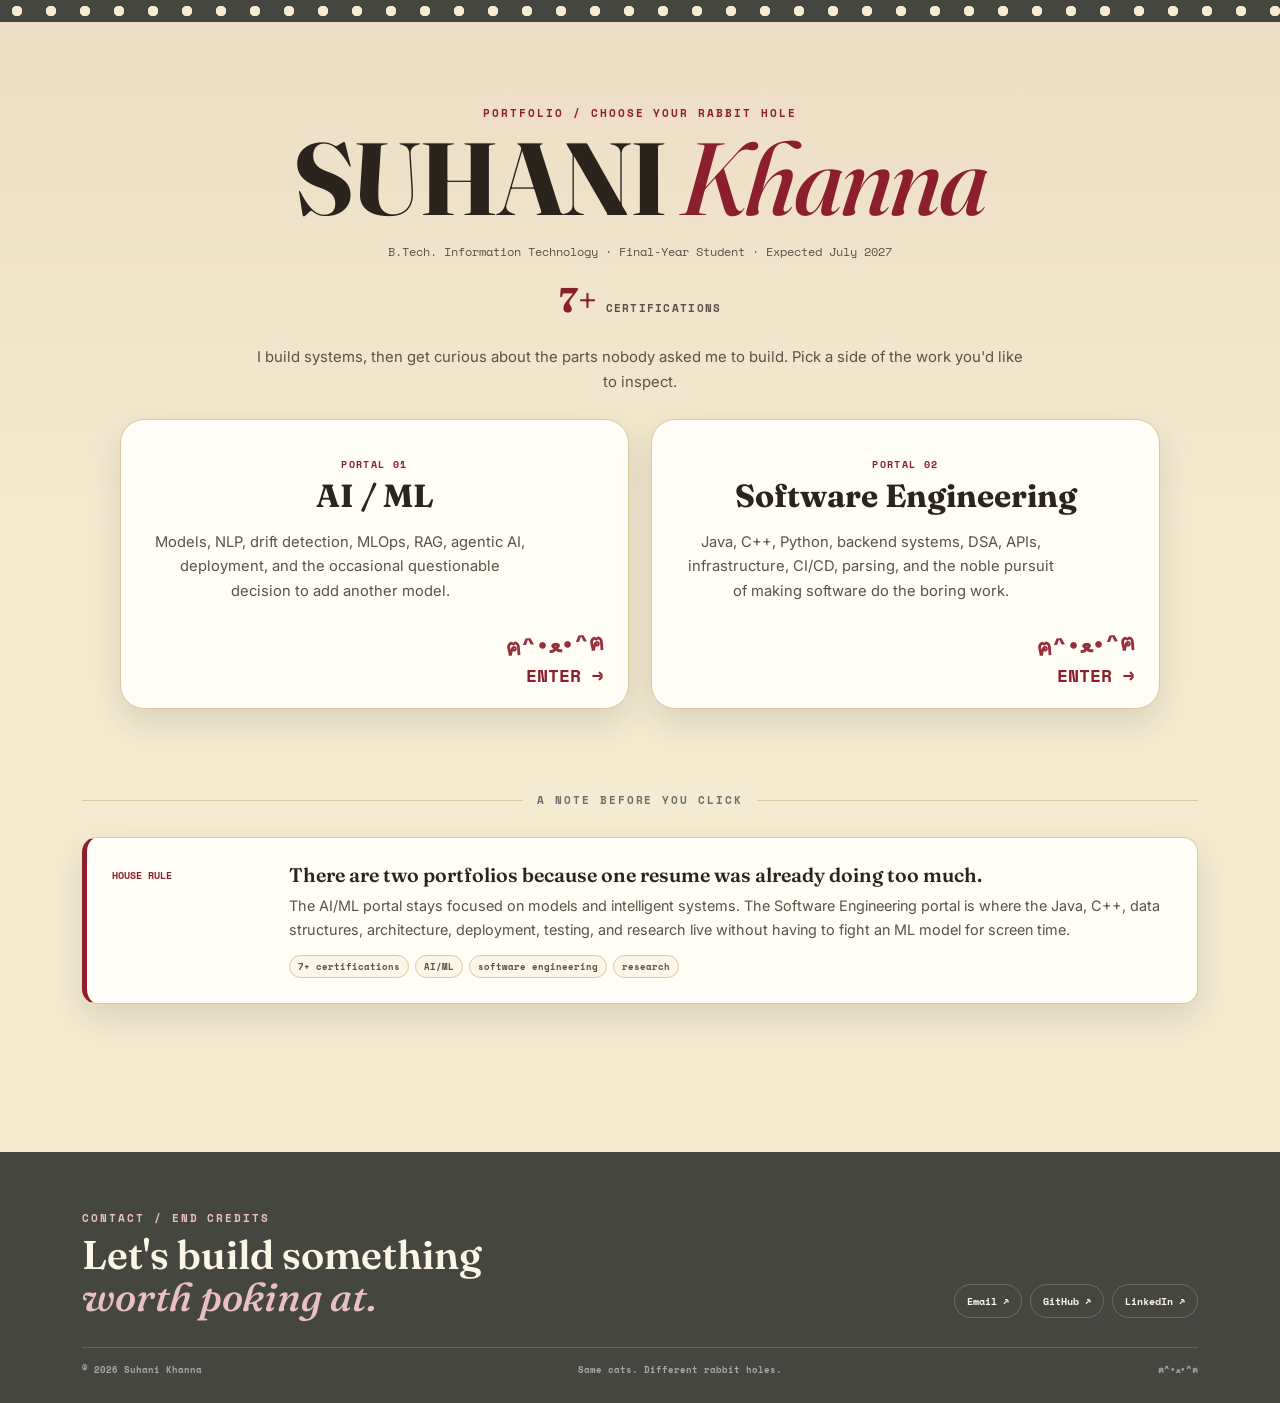
<file: index.html>
<!doctype html>
<html lang="en"><head><meta charset="utf-8"><meta name="viewport" content="width=device-width,initial-scale=1"><title>Suhani Khanna — Portfolio</title><link rel="preconnect" href="https://fonts.googleapis.com"><link rel="preconnect" href="https://fonts.gstatic.com" crossorigin><link href="https://fonts.googleapis.com/css2?family=Fraunces:ital,opsz,wght@0,9..144,300;0,9..144,500;0,9..144,600;0,9..144,700;1,9..144,500&family=Inter:wght@400;500;600;700&family=Space+Mono:wght@400;700&display=swap" rel="stylesheet"><link rel="stylesheet" href="styles.css"></head>
<body><div class="filmstrip"></div><main class="landing"><header class="hero landing-hero"><div class="wrap"><p class="eyebrow">Portfolio / choose your rabbit hole</p><h1>SUHANI <em>Khanna</em></h1><p class="hero-meta">B.Tech. Information Technology · Final-Year Student · Expected July 2027</p><div class="cert-stat"><strong>7+</strong><span>certifications</span></div><p class="landing-note">I build systems, then get curious about the parts nobody asked me to build. Pick a side of the work you'd like to inspect.</p><div class="role-grid">
<a class="role-card" href="ai-ml.html"><span class="role-label">Portal 01</span><h2>AI / ML</h2><p>Models, NLP, drift detection, MLOps, RAG, agentic AI, deployment, and the occasional questionable decision to add another model.</p><span class="role-cat">ฅ^•ﻌ•^ฅ</span><span class="role-arrow">ENTER →</span></a>
<a class="role-card" href="software-engineering.html"><span class="role-label">Portal 02</span><h2>Software Engineering</h2><p>Java, C++, Python, backend systems, DSA, APIs, infrastructure, CI/CD, parsing, and the noble pursuit of making software do the boring work.</p><span class="role-cat">ฅ^•ﻌ•^ฅ</span><span class="role-arrow">ENTER →</span></a>
</div></div></header>
<section class="wrap section"><p class="section-label">A note before you click</p><div class="research-card"><div class="research-date">HOUSE RULE</div><div><h2>There are two portfolios because one resume was already doing too much.</h2><p>The AI/ML portal stays focused on models and intelligent systems. The Software Engineering portal is where the Java, C++, data structures, architecture, deployment, testing, and research live without having to fight an ML model for screen time.</p><div class="research-tags"><span>7+ certifications</span><span>AI/ML</span><span>software engineering</span><span>research</span></div></div></div></section>
</main><footer><div class="wrap"><div class="footer-top"><div><p class="kicker">CONTACT / END CREDITS</p><h2>Let's build something<br><em>worth poking at.</em></h2></div><div class="contact-row"><a href="mailto:suhanikhanna31@gmail.com">Email ↗</a><a href="https://github.com/suhanikhanna31" target="_blank">GitHub ↗</a><a href="https://www.linkedin.com/in/suhaani-khanna/" target="_blank">LinkedIn ↗</a></div></div><div class="footer-strip"><span>© 2026 Suhani Khanna</span><span>Same cats. Different rabbit holes.</span><span>ฅ^•ﻌ•^ฅ</span></div></div></footer></body></html>
</file>
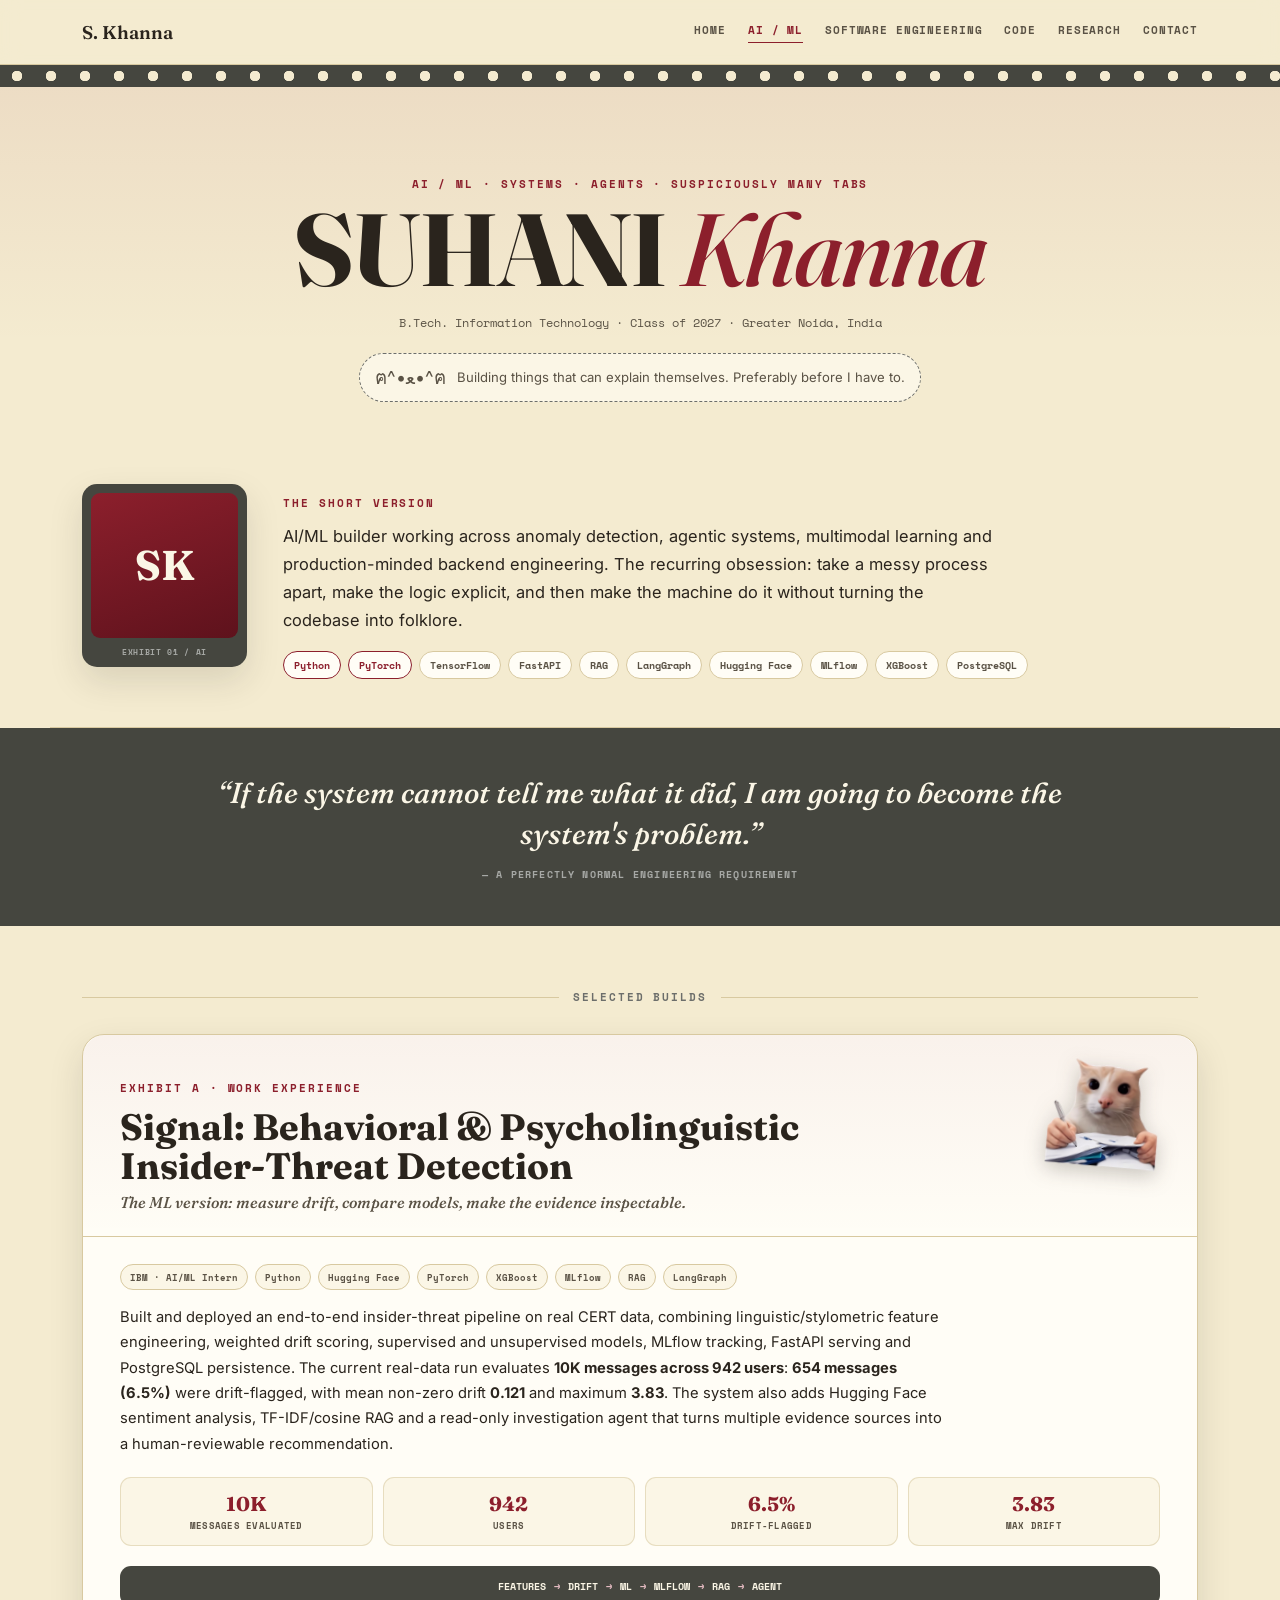
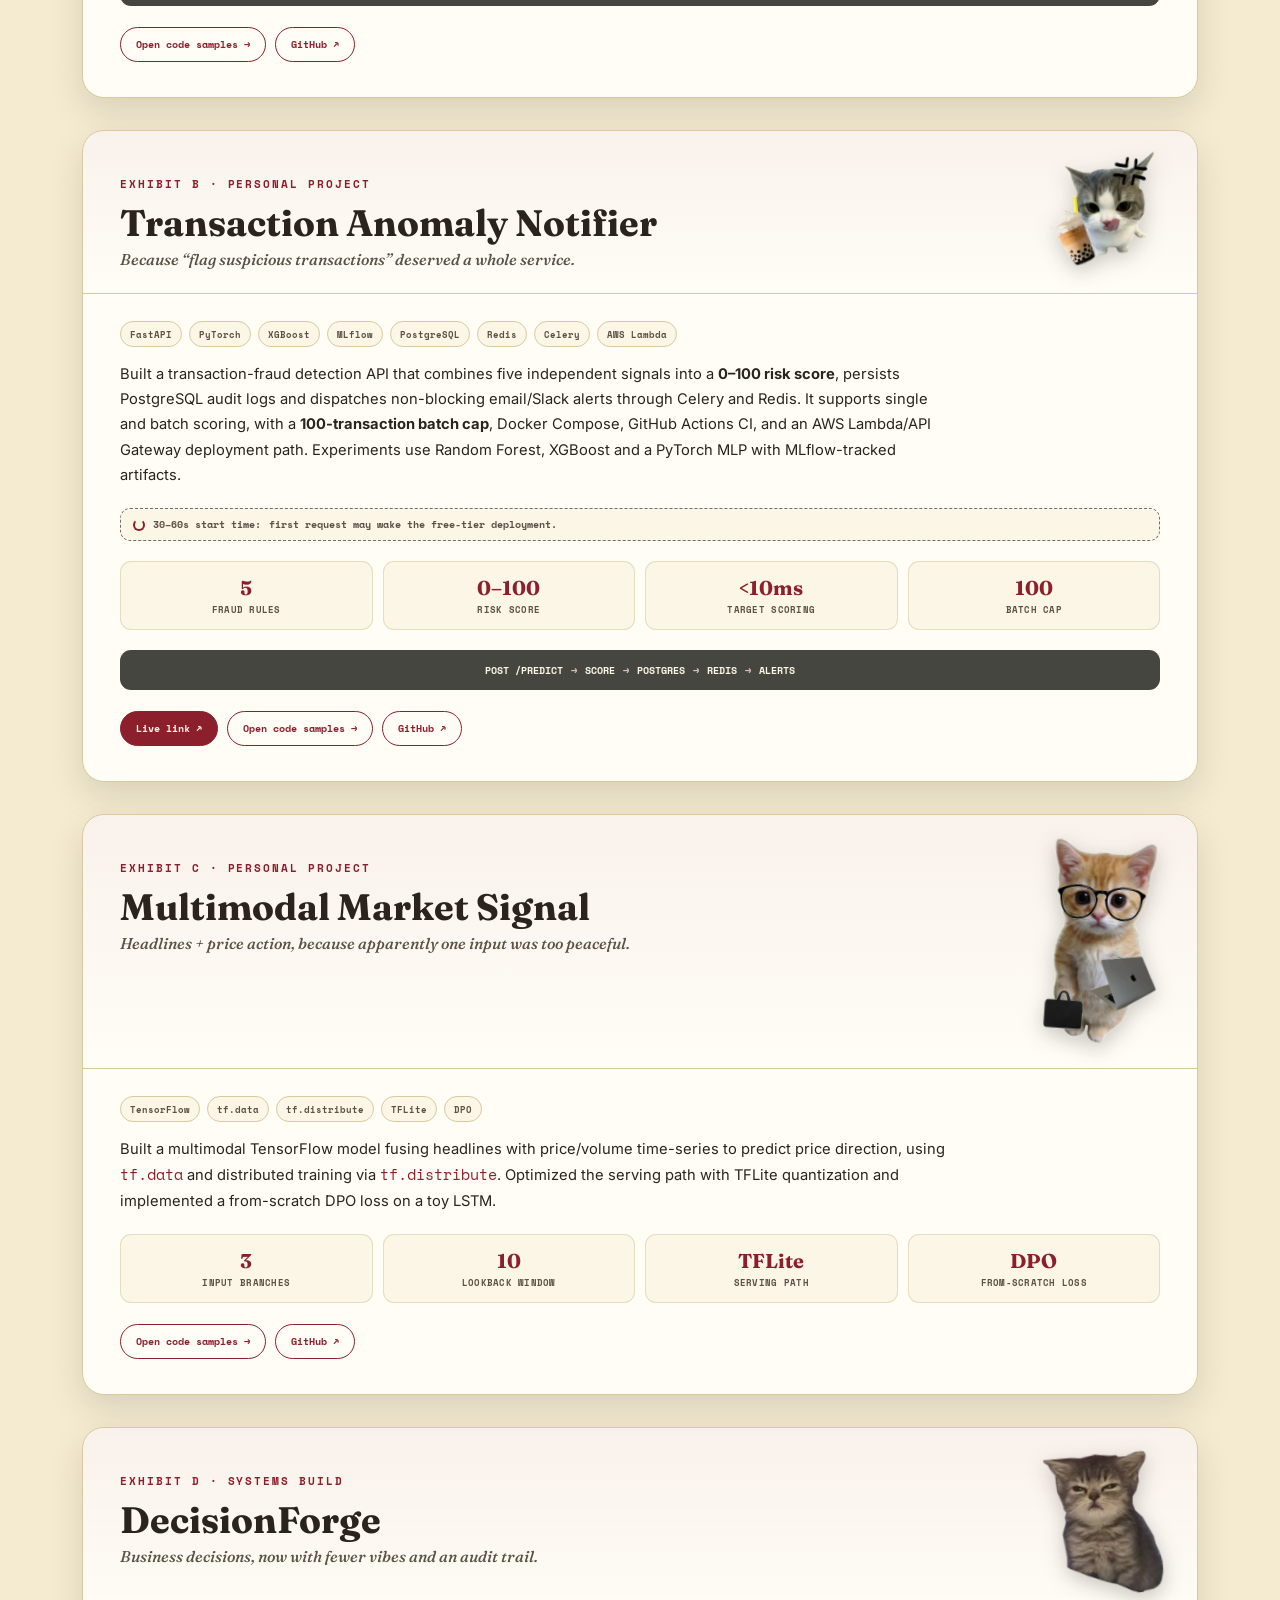
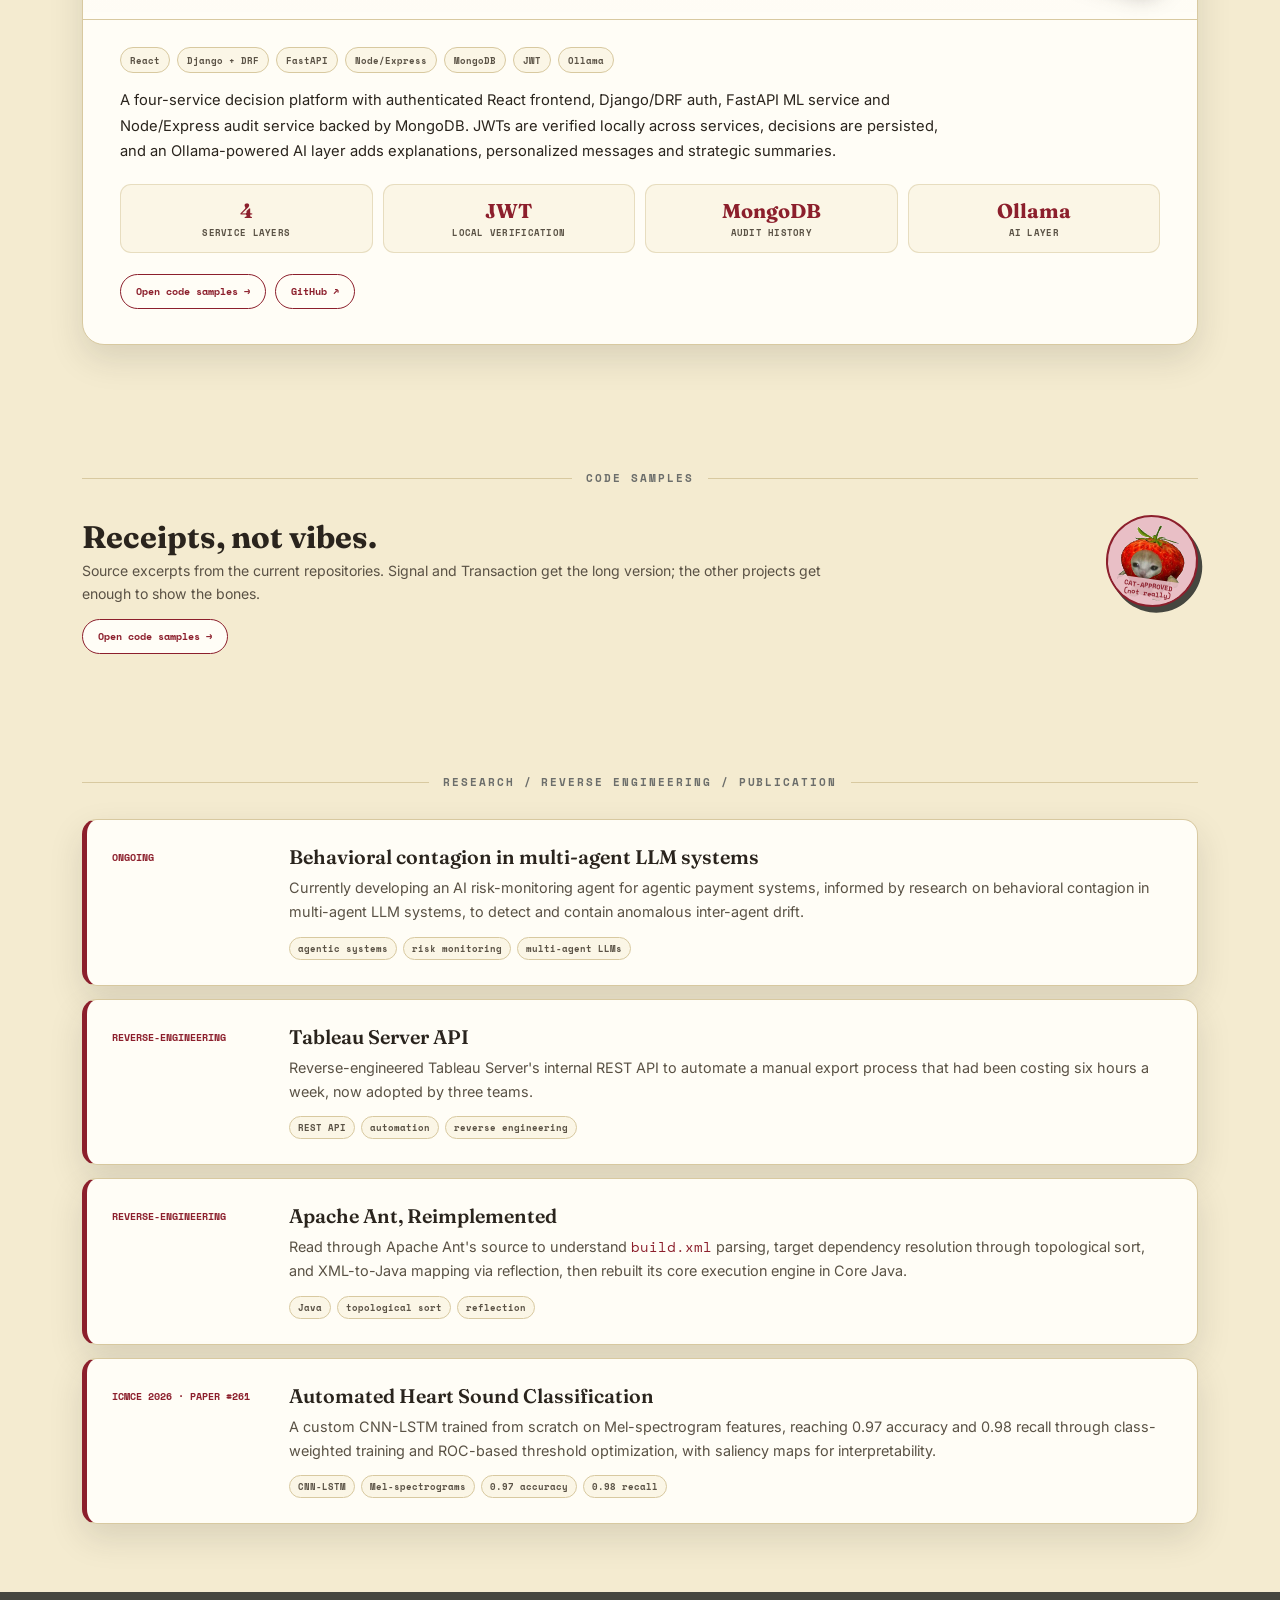
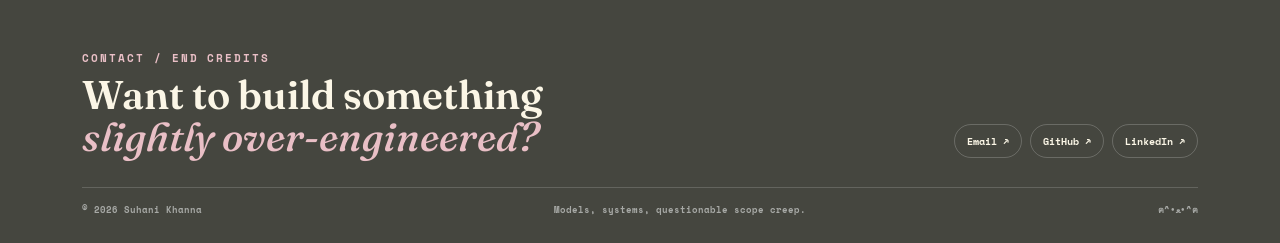
<file: ai-ml.html>
<!doctype html><html lang="en"><head><meta charset="utf-8"><meta name="viewport" content="width=device-width,initial-scale=1"><title>Suhani Khanna — AI / ML</title><link rel="preconnect" href="https://fonts.googleapis.com"><link rel="preconnect" href="https://fonts.gstatic.com" crossorigin><link href="https://fonts.googleapis.com/css2?family=Fraunces:ital,opsz,wght@0,9..144,300;0,9..144,500;0,9..144,600;0,9..144,700;1,9..144,500&family=Inter:wght@400;500;600;700&family=Space+Mono:wght@400;700&display=swap" rel="stylesheet"><link rel="stylesheet" href="styles.css"></head><body>
<nav><div class="wrap nav-inner"><a class="brand" href="index.html">S. Khanna</a><div class="navlinks"><a href="index.html">Home</a><a class="active" href="ai-ml.html">AI / ML</a><a href="software-engineering.html">Software Engineering</a><a href="#code">Code</a><a href="#research">Research</a><a href="#contact">Contact</a></div></div></nav><div class="filmstrip"></div>
<header class="hero"><div class="wrap"><p class="eyebrow">AI / ML · systems · agents · suspiciously many tabs</p><h1>SUHANI <em>Khanna</em></h1><p class="hero-meta">B.Tech. Information Technology · Class of 2027 · Greater Noida, India</p><div class="hero-note"><span class="cat-mini">ฅ^•ﻌ•^ฅ</span><span>Building things that can explain themselves. Preferably before I have to.</span></div></div></header>
<section class="wrap intro"><div class="id-card"><div class="id-screen">SK</div><div class="id-label">EXHIBIT 01 / AI</div></div><div><p class="label">The short version</p><p class="intro-copy">AI/ML builder working across anomaly detection, agentic systems, multimodal learning and production-minded backend engineering. The recurring obsession: take a messy process apart, make the logic explicit, and then make the machine do it without turning the codebase into folklore.</p><div class="chips"><span class="chip strong">Python</span><span class="chip strong">PyTorch</span><span class="chip">TensorFlow</span><span class="chip">FastAPI</span><span class="chip">RAG</span><span class="chip">LangGraph</span><span class="chip">Hugging Face</span><span class="chip">MLflow</span><span class="chip">XGBoost</span><span class="chip">PostgreSQL</span></div></div></section>
<div class="quote-band"><div class="wrap"><p>“If the system cannot tell me what it did, I am going to become the system's problem.”</p><span>— a perfectly normal engineering requirement</span></div></div>
<section id="projects" class="wrap section"><p class="section-label">Selected Builds</p>
<article class="project" id="signal"><div class="project-head"><div><p class="kicker">EXHIBIT A · WORK EXPERIENCE</p><h2>Signal: Behavioral &amp; Psycholinguistic Insider-Threat Detection</h2><p class="subheading">The ML version: measure drift, compare models, make the evidence inspectable.</p></div><img class="sticker-img sticker-a" src="sticker0.png" alt="Cat sticker"></div><div class="project-body"><div class="meta"><span>IBM · AI/ML Intern</span><span>Python</span><span>Hugging Face</span><span>PyTorch</span><span>XGBoost</span><span>MLflow</span><span>RAG</span><span>LangGraph</span></div><p class="desc">Built and deployed an end-to-end insider-threat pipeline on real CERT data, combining linguistic/stylometric feature engineering, weighted drift scoring, supervised and unsupervised models, MLflow tracking, FastAPI serving and PostgreSQL persistence. The current real-data run evaluates <strong>10K messages across 942 users</strong>: <strong>654 messages (6.5%)</strong> were drift-flagged, with mean non-zero drift <strong>0.121</strong> and maximum <strong>3.83</strong>. The system also adds Hugging Face sentiment analysis, TF-IDF/cosine RAG and a read-only investigation agent that turns multiple evidence sources into a human-reviewable recommendation.</p><div class="stat-grid"><div><b>10K</b><span>messages evaluated</span></div><div><b>942</b><span>users</span></div><div><b>6.5%</b><span>drift-flagged</span></div><div><b>3.83</b><span>max drift</span></div></div><div class="architecture"><span>features</span><i>→</i><span>drift</span><i>→</i><span>ML</span><i>→</i><span>MLflow</span><i>→</i><span>RAG</span><i>→</i><span>agent</span></div><div class="links"><a class="btn" href="#code" data-code-project="signal">Open code samples →</a><a class="btn repo-btn" data-repo-project="signal" href="https://github.com/suhanikhanna31/Suhani_PBEL_3.0" target="_blank" rel="noopener">GitHub ↗</a></div></div></article>
<article class="project" id="transaction"><div class="project-head"><div><p class="kicker">EXHIBIT B · PERSONAL PROJECT</p><h2>Transaction Anomaly Notifier</h2><p class="subheading">Because “flag suspicious transactions” deserved a whole service.</p></div><img class="sticker-img sticker-b" src="sticker1.png" alt="Cat sticker"></div><div class="project-body"><div class="meta"><span>FastAPI</span><span>PyTorch</span><span>XGBoost</span><span>MLflow</span><span>PostgreSQL</span><span>Redis</span><span>Celery</span><span>AWS Lambda</span></div><p class="desc">Built a transaction-fraud detection API that combines five independent signals into a <strong>0–100 risk score</strong>, persists PostgreSQL audit logs and dispatches non-blocking email/Slack alerts through Celery and Redis. It supports single and batch scoring, with a <strong>100-transaction batch cap</strong>, Docker Compose, GitHub Actions CI, and an AWS Lambda/API Gateway deployment path. Experiments use Random Forest, XGBoost and a PyTorch MLP with MLflow-tracked artifacts.</p><div class="coldstart"><span class="spinner"></span><b>30–60s start time:</b> first request may wake the free-tier deployment.</div><div class="stat-grid"><div><b>5</b><span>fraud rules</span></div><div><b>0–100</b><span>risk score</span></div><div><b>&lt;10ms</b><span>target scoring</span></div><div><b>100</b><span>batch cap</span></div></div><div class="architecture"><span>POST /predict</span><i>→</i><span>score</span><i>→</i><span>Postgres</span><i>→</i><span>Redis</span><i>→</i><span>alerts</span></div><div class="links"><a class="btn filled" href="https://suhani-pbel-3-0-ffz4.vercel.app/" target="_blank">Live link ↗</a><a class="btn" href="#code" data-code-project="transaction">Open code samples →</a><a class="btn repo-btn" data-repo-project="transaction" href="https://github.com/suhanikhanna31/transaction-anomaly-notifier" target="_blank" rel="noopener">GitHub ↗</a></div></div></article>
<article class="project" id="market"><div class="project-head"><div><p class="kicker">EXHIBIT C · PERSONAL PROJECT</p><h2>Multimodal Market Signal</h2><p class="subheading">Headlines + price action, because apparently one input was too peaceful.</p></div><img class="sticker-img sticker-c" src="sticker2.png" alt="Cat sticker"></div><div class="project-body"><div class="meta"><span>TensorFlow</span><span>tf.data</span><span>tf.distribute</span><span>TFLite</span><span>DPO</span></div><p class="desc">Built a multimodal TensorFlow model fusing headlines with price/volume time-series to predict price direction, using <code>tf.data</code> and distributed training via <code>tf.distribute</code>. Optimized the serving path with TFLite quantization and implemented a from-scratch DPO loss on a toy LSTM.</p><div class="stat-grid"><div><b>3</b><span>input branches</span></div><div><b>10</b><span>lookback window</span></div><div><b>TFLite</b><span>serving path</span></div><div><b>DPO</b><span>from-scratch loss</span></div></div><div class="links"><a class="btn" href="#code" data-code-project="market">Open code samples →</a><a class="btn repo-btn" data-repo-project="market" href="https://github.com/suhanikhanna31/multimodal-market-signal" target="_blank" rel="noopener">GitHub ↗</a></div></div></article>
<article class="project" id="decisionforge"><div class="project-head"><div><p class="kicker">EXHIBIT D · SYSTEMS BUILD</p><h2>DecisionForge</h2><p class="subheading">Business decisions, now with fewer vibes and an audit trail.</p></div><img class="sticker-img sticker-d" src="sticker3.png" alt="Cat sticker"></div><div class="project-body"><div class="meta"><span>React</span><span>Django + DRF</span><span>FastAPI</span><span>Node/Express</span><span>MongoDB</span><span>JWT</span><span>Ollama</span></div><p class="desc">A four-service decision platform with authenticated React frontend, Django/DRF auth, FastAPI ML service and Node/Express audit service backed by MongoDB. JWTs are verified locally across services, decisions are persisted, and an Ollama-powered AI layer adds explanations, personalized messages and strategic summaries.</p><div class="stat-grid"><div><b>4</b><span>service layers</span></div><div><b>JWT</b><span>local verification</span></div><div><b>MongoDB</b><span>audit history</span></div><div><b>Ollama</b><span>AI layer</span></div></div><div class="links"><a class="btn" href="#code" data-code-project="decision">Open code samples →</a><a class="btn repo-btn" data-repo-project="decision" href="https://github.com/suhanikhanna31/decision-forge" target="_blank" rel="noopener">GitHub ↗</a></div></div></article></section>
<section id="code" class="wrap section code-section"><p class="section-label">Code Samples</p><div class="code-intro"><div><h2>Receipts, not vibes.</h2><p>Source excerpts from the current repositories. Signal and Transaction get the long version; the other projects get enough to show the bones.</p></div><div class="cat-stamp"><img src="sticker4.png" alt="Cat sticker"><small>CAT-APPROVED<br>(not really)</small></div></div><button class="code-launch" type="button">Open code samples →</button><div class="code-tabs code-hidden" role="tablist"><button class="code-tab active" data-tab="signal">Signal</button><button class="code-tab" data-tab="transaction">Transaction</button><button class="code-tab" data-tab="market">Market Signal</button><button class="code-tab" data-tab="decision">DecisionForge</button></div><div id="code-viewer" class="code-viewer code-hidden"><aside id="file-list" class="file-list"></aside><div class="code-pane"><div class="code-toolbar"><span id="code-path"></span><button id="copy-code">Copy</button></div><pre><code id="code-content"></code></pre></div></div></section>
<section id="research" class="wrap section"><p class="section-label">Research / Reverse Engineering / Publication</p><div class="research-card"><div class="research-date">ONGOING</div><div><h2>Behavioral contagion in multi-agent LLM systems</h2><p>Currently developing an AI risk-monitoring agent for agentic payment systems, informed by research on behavioral contagion in multi-agent LLM systems, to detect and contain anomalous inter-agent drift.</p><div class="research-tags"><span>agentic systems</span><span>risk monitoring</span><span>multi-agent LLMs</span></div></div></div><div class="research-card"><div class="research-date">REVERSE-ENGINEERING</div><div><h2>Tableau Server API</h2><p>Reverse-engineered Tableau Server's internal REST API to automate a manual export process that had been costing six hours a week, now adopted by three teams.</p><div class="research-tags"><span>REST API</span><span>automation</span><span>reverse engineering</span></div></div></div><div class="research-card"><div class="research-date">REVERSE-ENGINEERING</div><div><h2>Apache Ant, Reimplemented</h2><p>Read through Apache Ant's source to understand <code>build.xml</code> parsing, target dependency resolution through topological sort, and XML-to-Java mapping via reflection, then rebuilt its core execution engine in Core Java.</p><div class="research-tags"><span>Java</span><span>topological sort</span><span>reflection</span></div></div></div><div class="research-card"><div class="research-date">ICMCE 2026 · PAPER #261</div><div><h2>Automated Heart Sound Classification</h2><p>A custom CNN-LSTM trained from scratch on Mel-spectrogram features, reaching 0.97 accuracy and 0.98 recall through class-weighted training and ROC-based threshold optimization, with saliency maps for interpretability.</p><div class="research-tags"><span>CNN-LSTM</span><span>Mel-spectrograms</span><span>0.97 accuracy</span><span>0.98 recall</span></div></div></div></section>
<footer id="contact"><div class="wrap"><div class="footer-top"><div><p class="kicker">CONTACT / END CREDITS</p><h2>Want to build something<br><em>slightly over-engineered?</em></h2></div><div class="contact-row"><a href="mailto:suhanikhanna31@gmail.com">Email ↗</a><a href="https://github.com/suhanikhanna31" target="_blank">GitHub ↗</a><a href="https://www.linkedin.com/in/suhaani-khanna/" target="_blank">LinkedIn ↗</a></div></div><div class="footer-strip"><span>© 2026 Suhani Khanna</span><span>Models, systems, questionable scope creep.</span><span>ฅ^•ﻌ•^ฅ</span></div></div></footer>
<script src="code-samples.js"></script><script src="script.js"></script></body></html>
</file>
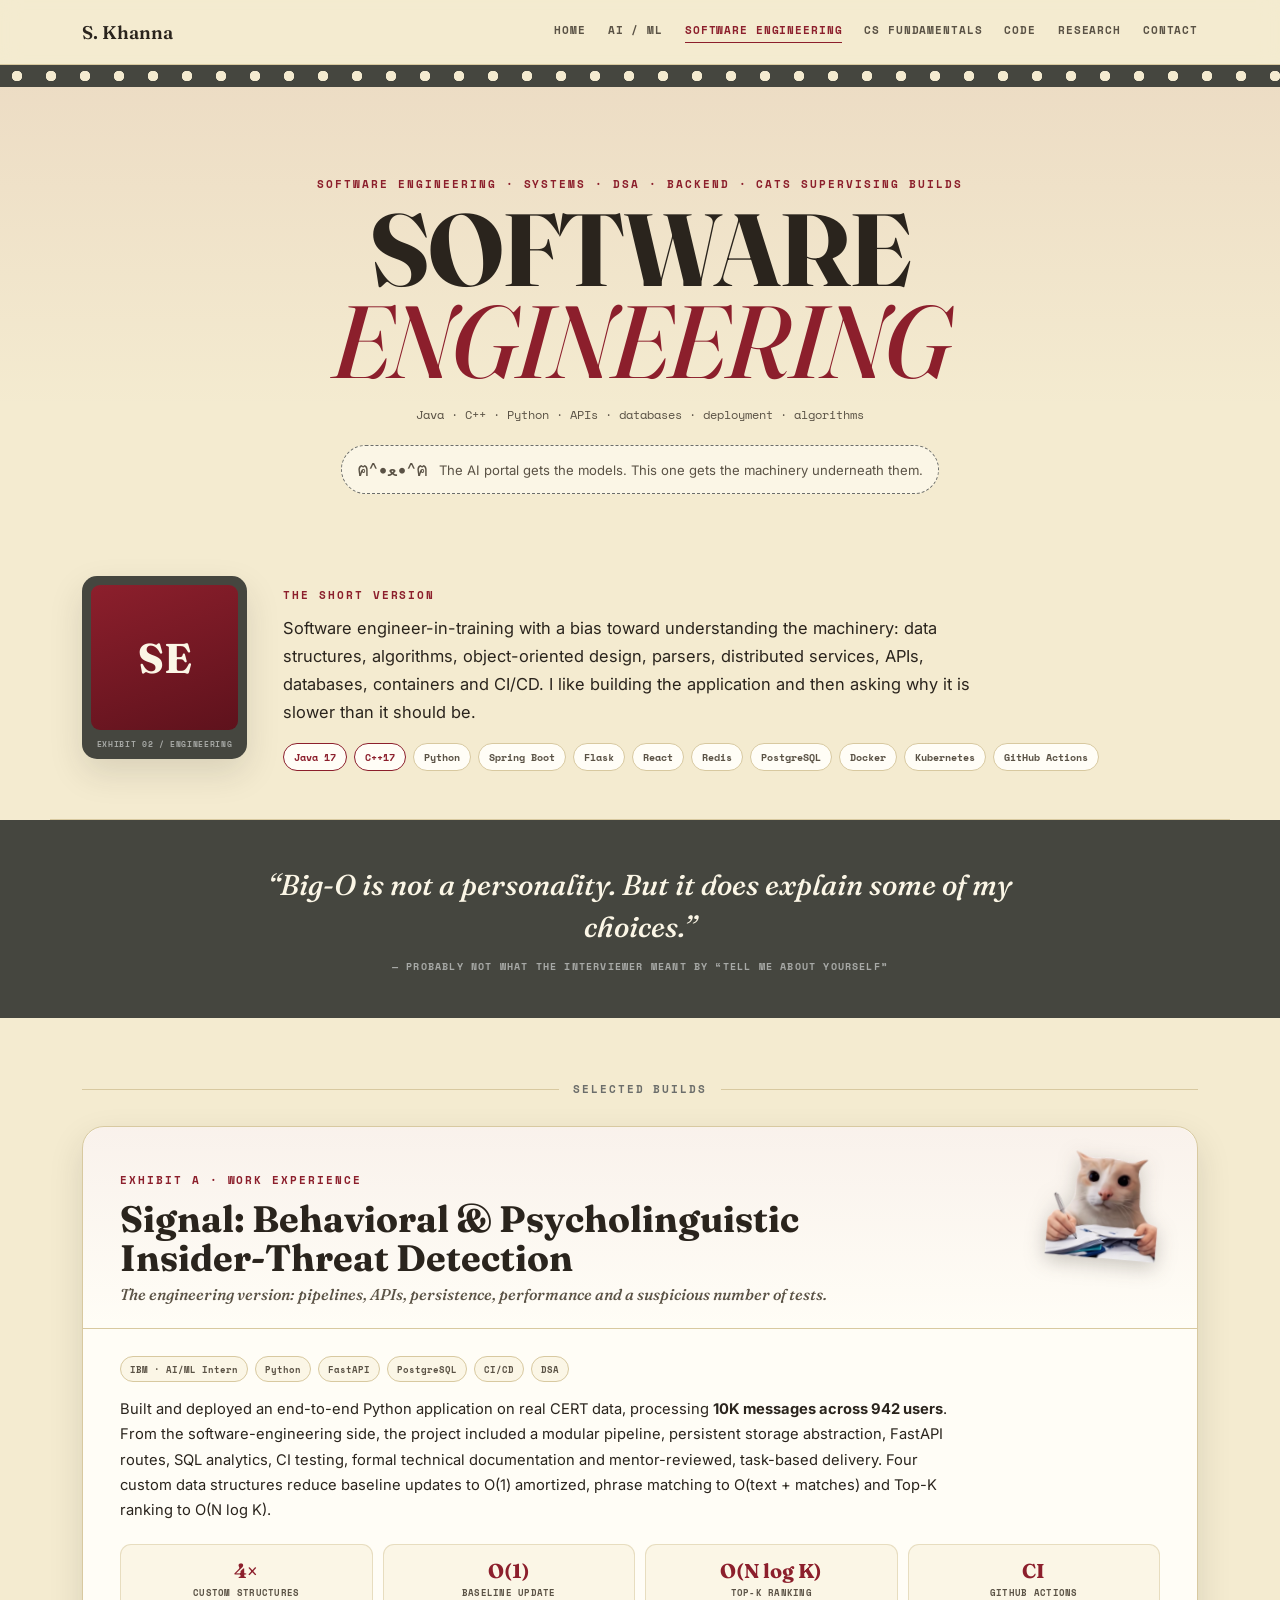
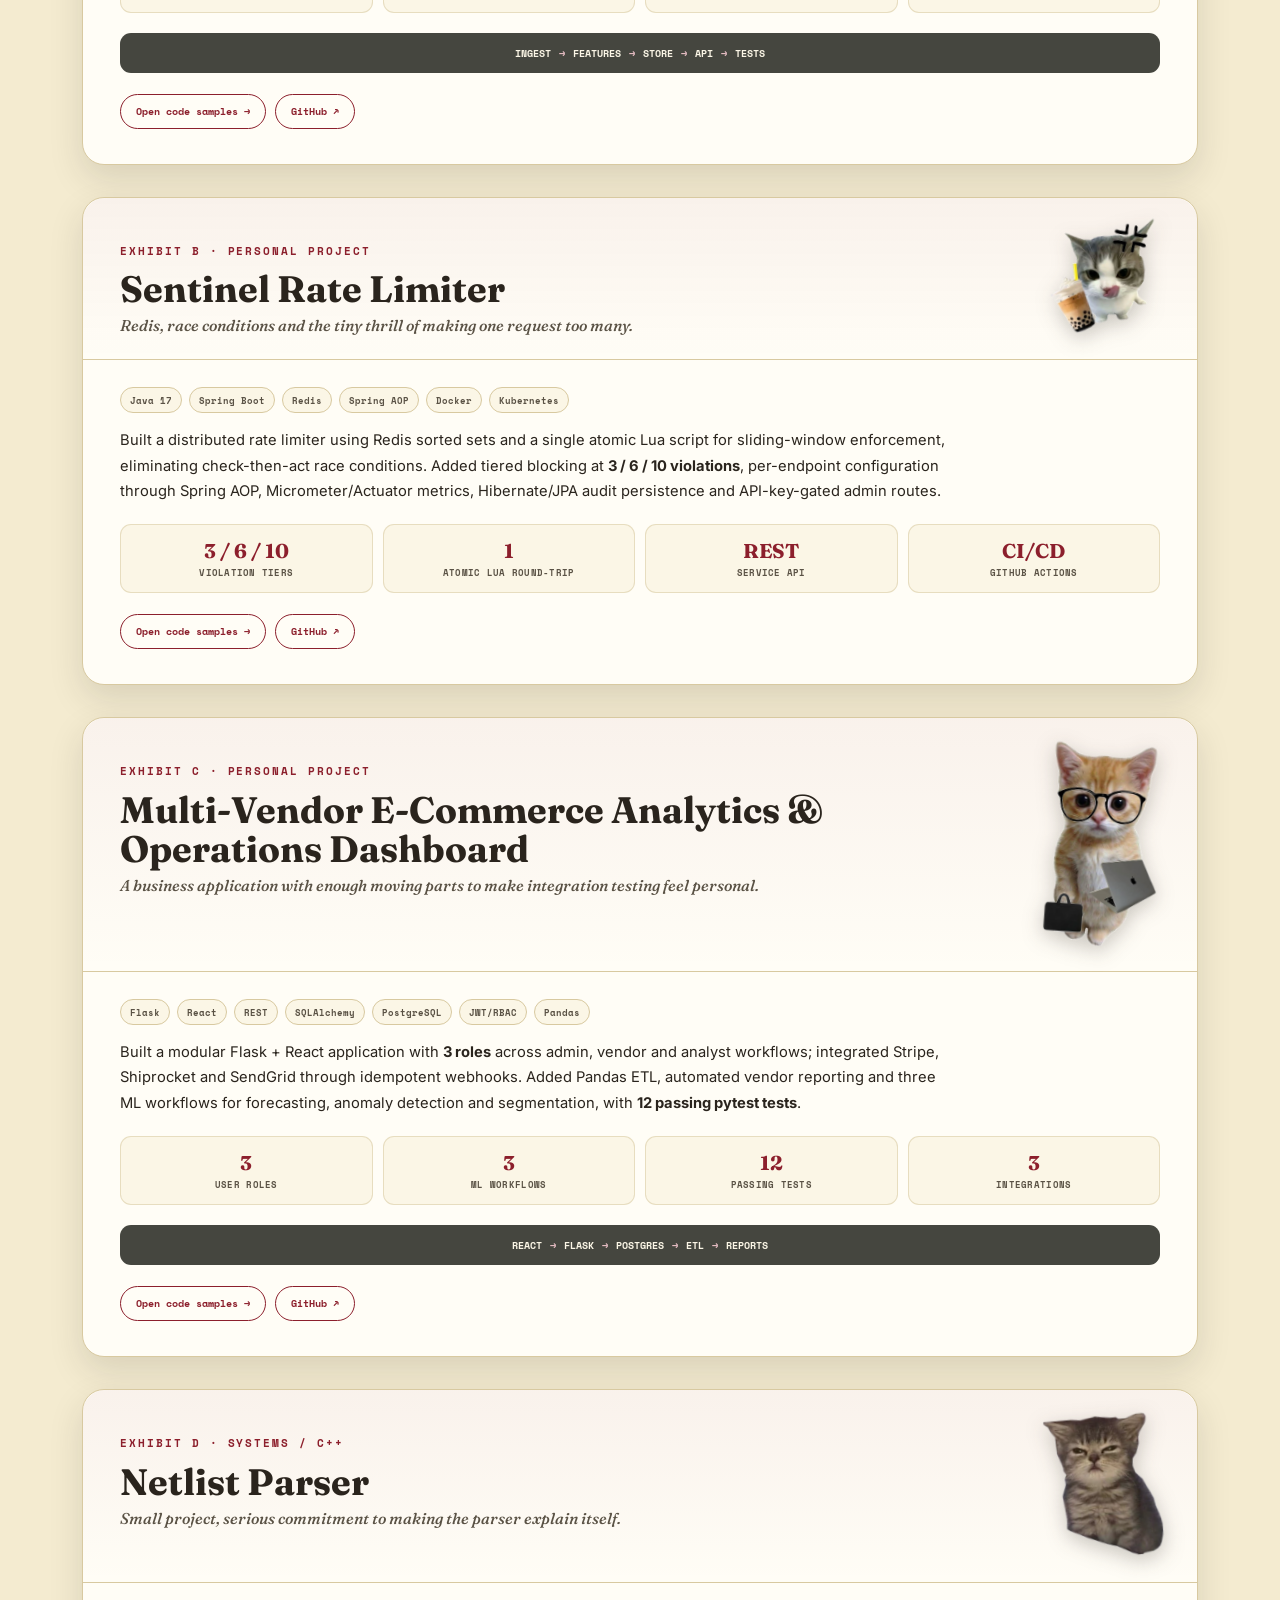
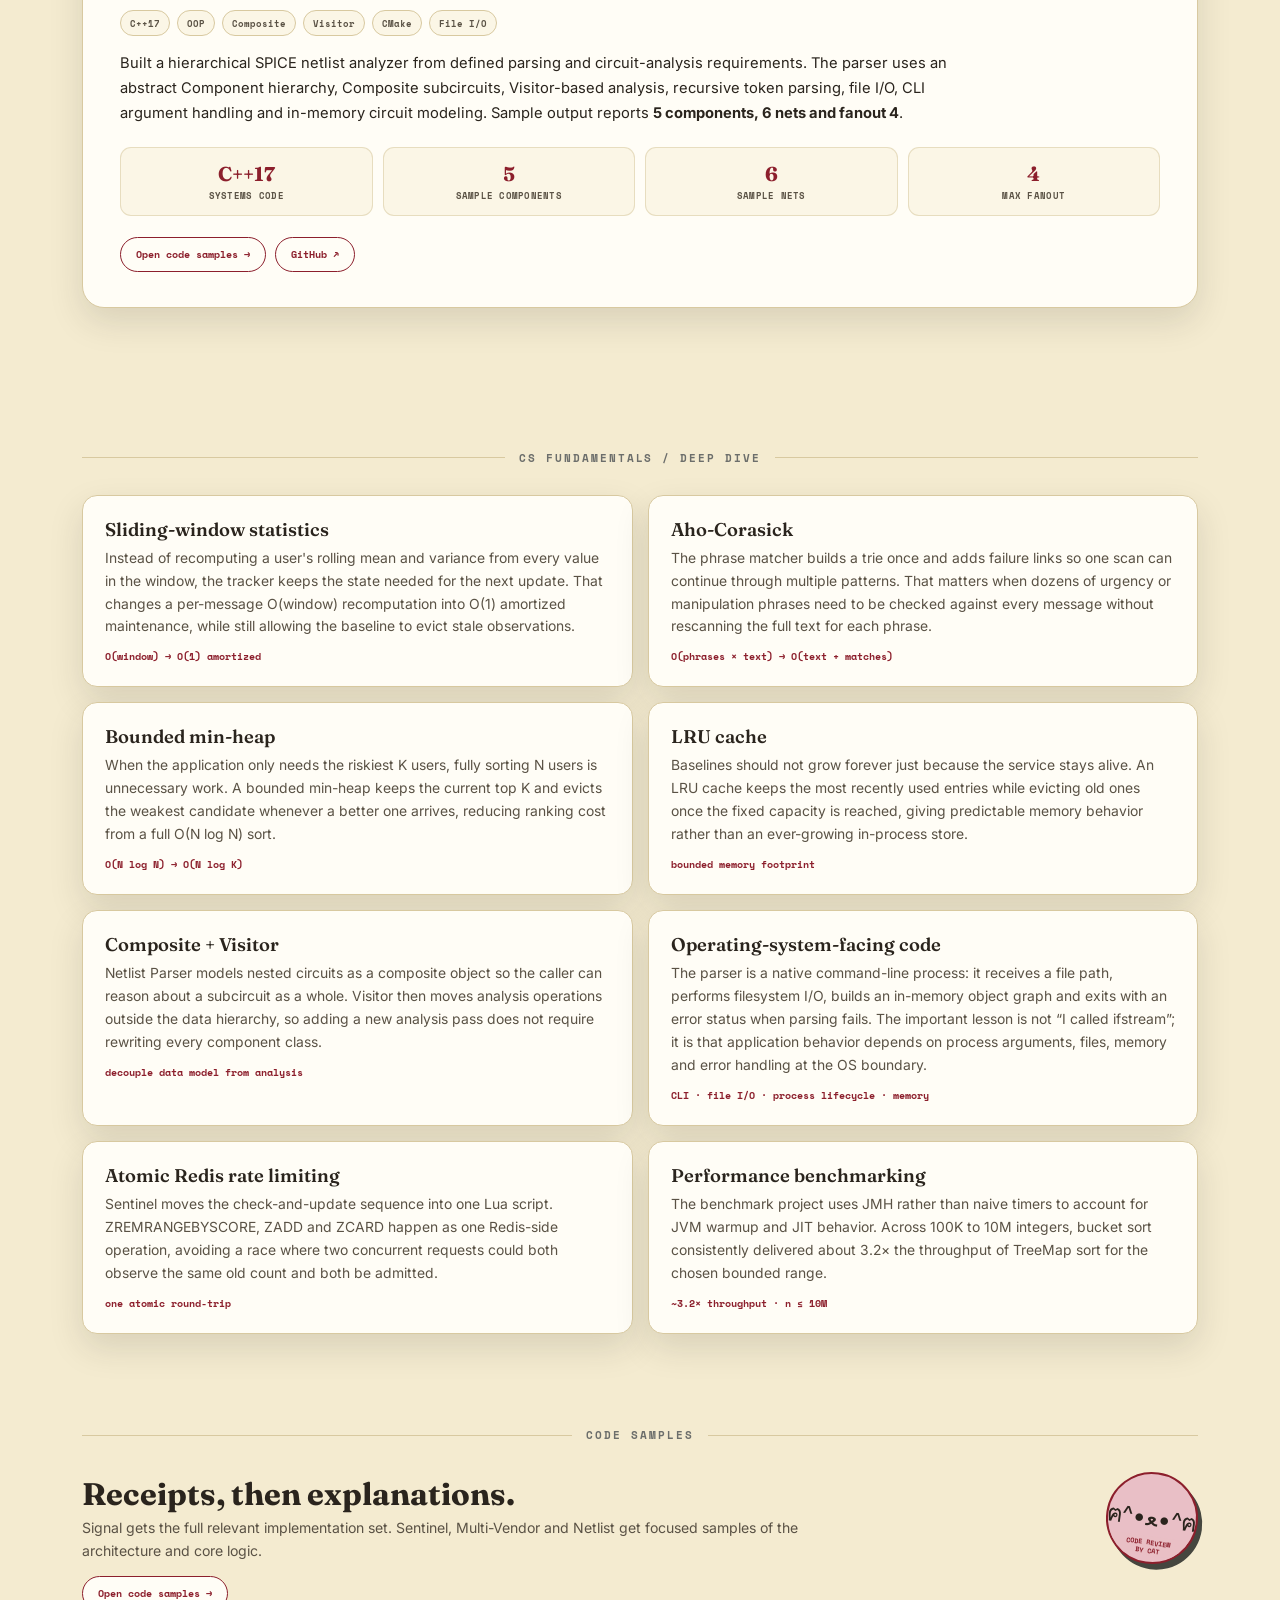
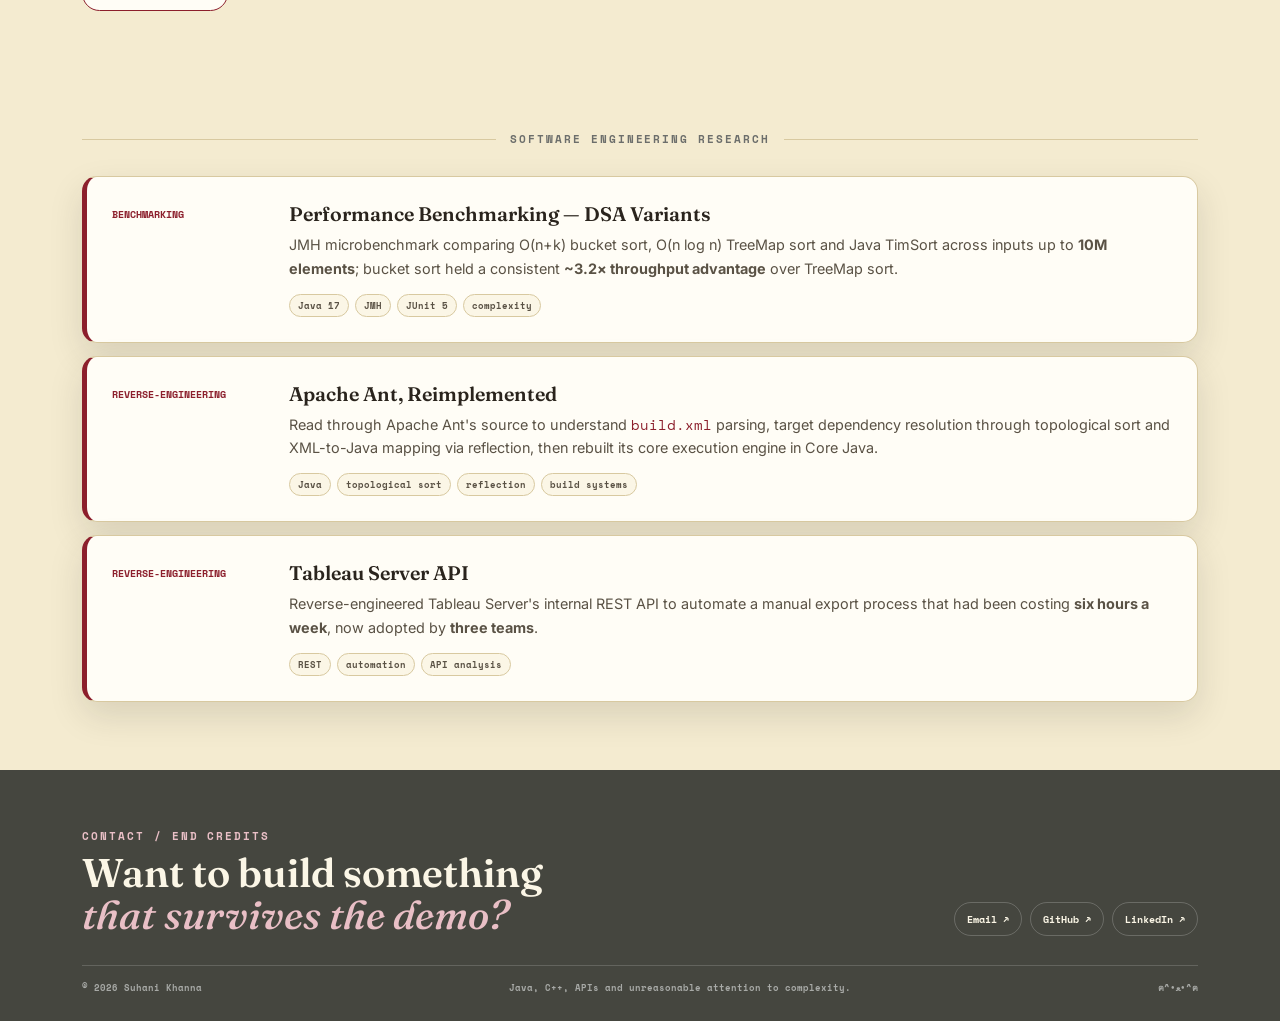
<file: software-engineering.html>
<!doctype html><html lang="en"><head><meta charset="utf-8"><meta name="viewport" content="width=device-width,initial-scale=1"><title>Suhani Khanna — Software Engineering</title><link rel="preconnect" href="https://fonts.googleapis.com"><link rel="preconnect" href="https://fonts.gstatic.com" crossorigin><link href="https://fonts.googleapis.com/css2?family=Fraunces:ital,opsz,wght@0,9..144,300;0,9..144,500;0,9..144,600;0,9..144,700;1,9..144,500&family=Inter:wght@400;500;600;700&family=Space+Mono:wght@400;700&display=swap" rel="stylesheet"><link rel="stylesheet" href="styles.css"></head><body>
<nav><div class="wrap nav-inner"><a class="brand" href="index.html">S. Khanna</a><div class="navlinks"><a href="index.html">Home</a><a href="ai-ml.html">AI / ML</a><a class="active" href="software-engineering.html">Software Engineering</a><a href="#fundamentals">CS Fundamentals</a><a href="#code">Code</a><a href="#research">Research</a><a href="#contact">Contact</a></div></div></nav><div class="filmstrip"></div>
<header class="hero"><div class="wrap"><p class="eyebrow">Software engineering · systems · DSA · backend · cats supervising builds</p><h1>SOFTWARE <em>ENGINEERING</em></h1><p class="hero-meta">Java · C++ · Python · APIs · databases · deployment · algorithms</p><div class="hero-note"><span class="cat-mini">ฅ^•ﻌ•^ฅ</span><span>The AI portal gets the models. This one gets the machinery underneath them.</span></div></div></header>
<section class="wrap intro"><div class="id-card"><div class="id-screen">SE</div><div class="id-label">EXHIBIT 02 / ENGINEERING</div></div><div><p class="label">The short version</p><p class="intro-copy">Software engineer-in-training with a bias toward understanding the machinery: data structures, algorithms, object-oriented design, parsers, distributed services, APIs, databases, containers and CI/CD. I like building the application and then asking why it is slower than it should be.</p><div class="chips"><span class="chip strong">Java 17</span><span class="chip strong">C++17</span><span class="chip">Python</span><span class="chip">Spring Boot</span><span class="chip">Flask</span><span class="chip">React</span><span class="chip">Redis</span><span class="chip">PostgreSQL</span><span class="chip">Docker</span><span class="chip">Kubernetes</span><span class="chip">GitHub Actions</span></div></div></section>
<div class="quote-band"><div class="wrap"><p>“Big-O is not a personality. But it does explain some of my choices.”</p><span>— probably not what the interviewer meant by “tell me about yourself”</span></div></div>
<section id="projects" class="wrap section"><p class="section-label">Selected Builds</p>
<article class="project" id="signal"><div class="project-head"><div><p class="kicker">EXHIBIT A · WORK EXPERIENCE</p><h2>Signal: Behavioral &amp; Psycholinguistic Insider-Threat Detection</h2><p class="subheading">The engineering version: pipelines, APIs, persistence, performance and a suspicious number of tests.</p></div><img class="sticker-img sticker-a" src="sticker0.png" alt="Cat sticker"></div><div class="project-body"><div class="meta"><span>IBM · AI/ML Intern</span><span>Python</span><span>FastAPI</span><span>PostgreSQL</span><span>CI/CD</span><span>DSA</span></div><p class="desc">Built and deployed an end-to-end Python application on real CERT data, processing <strong>10K messages across 942 users</strong>. From the software-engineering side, the project included a modular pipeline, persistent storage abstraction, FastAPI routes, SQL analytics, CI testing, formal technical documentation and mentor-reviewed, task-based delivery. Four custom data structures reduce baseline updates to O(1) amortized, phrase matching to O(text + matches) and Top-K ranking to O(N log K).</p><div class="stat-grid"><div><b>4×</b><span>custom structures</span></div><div><b>O(1)</b><span>baseline update</span></div><div><b>O(N log K)</b><span>Top-K ranking</span></div><div><b>CI</b><span>GitHub Actions</span></div></div><div class="architecture"><span>ingest</span><i>→</i><span>features</span><i>→</i><span>store</span><i>→</i><span>API</span><i>→</i><span>tests</span></div><div class="links"><a class="btn" href="#code" data-code-project="signal">Open code samples →</a><a class="btn repo-btn" data-repo-project="signal" href="https://github.com/suhanikhanna31/Suhani_PBEL_3.0" target="_blank" rel="noopener">GitHub ↗</a></div></div></article>
<article class="project" id="sentinel"><div class="project-head"><div><p class="kicker">EXHIBIT B · PERSONAL PROJECT</p><h2>Sentinel Rate Limiter</h2><p class="subheading">Redis, race conditions and the tiny thrill of making one request too many.</p></div><img class="sticker-img sticker-b" src="sticker1.png" alt="Cat sticker"></div><div class="project-body"><div class="meta"><span>Java 17</span><span>Spring Boot</span><span>Redis</span><span>Spring AOP</span><span>Docker</span><span>Kubernetes</span></div><p class="desc">Built a distributed rate limiter using Redis sorted sets and a single atomic Lua script for sliding-window enforcement, eliminating check-then-act race conditions. Added tiered blocking at <strong>3 / 6 / 10 violations</strong>, per-endpoint configuration through Spring AOP, Micrometer/Actuator metrics, Hibernate/JPA audit persistence and API-key-gated admin routes.</p><div class="stat-grid"><div><b>3 / 6 / 10</b><span>violation tiers</span></div><div><b>1</b><span>atomic Lua round-trip</span></div><div><b>REST</b><span>service API</span></div><div><b>CI/CD</b><span>GitHub Actions</span></div></div><div class="links"><a class="btn" href="#code" data-code-project="sentinel">Open code samples →</a><a class="btn repo-btn" data-repo-project="sentinel" href="https://github.com/suhanikhanna31/sentinel-rate" target="_blank" rel="noopener">GitHub ↗</a></div></div></article>
<article class="project" id="multi"><div class="project-head"><div><p class="kicker">EXHIBIT C · PERSONAL PROJECT</p><h2>Multi-Vendor E-Commerce Analytics &amp; Operations Dashboard</h2><p class="subheading">A business application with enough moving parts to make integration testing feel personal.</p></div><img class="sticker-img sticker-c" src="sticker2.png" alt="Cat sticker"></div><div class="project-body"><div class="meta"><span>Flask</span><span>React</span><span>REST</span><span>SQLAlchemy</span><span>PostgreSQL</span><span>JWT/RBAC</span><span>Pandas</span></div><p class="desc">Built a modular Flask + React application with <strong>3 roles</strong> across admin, vendor and analyst workflows; integrated Stripe, Shiprocket and SendGrid through idempotent webhooks. Added Pandas ETL, automated vendor reporting and three ML workflows for forecasting, anomaly detection and segmentation, with <strong>12 passing pytest tests</strong>.</p><div class="stat-grid"><div><b>3</b><span>user roles</span></div><div><b>3</b><span>ML workflows</span></div><div><b>12</b><span>passing tests</span></div><div><b>3</b><span>integrations</span></div></div><div class="architecture"><span>React</span><i>→</i><span>Flask</span><i>→</i><span>Postgres</span><i>→</i><span>ETL</span><i>→</i><span>reports</span></div><div class="links"><a class="btn" href="#code" data-code-project="multi">Open code samples →</a><a class="btn repo-btn" data-repo-project="multi" href="https://github.com/suhanikhanna31/multi-vendor-e-commerce" target="_blank" rel="noopener">GitHub ↗</a></div></div></article>
<article class="project" id="netlist"><div class="project-head"><div><p class="kicker">EXHIBIT D · SYSTEMS / C++</p><h2>Netlist Parser</h2><p class="subheading">Small project, serious commitment to making the parser explain itself.</p></div><img class="sticker-img sticker-d" src="sticker3.png" alt="Cat sticker"></div><div class="project-body"><div class="meta"><span>C++17</span><span>OOP</span><span>Composite</span><span>Visitor</span><span>CMake</span><span>File I/O</span></div><p class="desc">Built a hierarchical SPICE netlist analyzer from defined parsing and circuit-analysis requirements. The parser uses an abstract Component hierarchy, Composite subcircuits, Visitor-based analysis, recursive token parsing, file I/O, CLI argument handling and in-memory circuit modeling. Sample output reports <strong>5 components, 6 nets and fanout 4</strong>.</p><div class="stat-grid"><div><b>C++17</b><span>systems code</span></div><div><b>5</b><span>sample components</span></div><div><b>6</b><span>sample nets</span></div><div><b>4</b><span>max fanout</span></div></div><div class="links"><a class="btn" href="#code" data-code-project="netlist">Open code samples →</a><a class="btn repo-btn" data-repo-project="netlist" href="https://github.com/suhanikhanna31/netlist-parser" target="_blank" rel="noopener">GitHub ↗</a></div></div></article></section>
<section id="fundamentals" class="wrap section"><p class="section-label">CS Fundamentals / Deep Dive</p><div class="deep-grid"><div class="deep-card"><h3>Sliding-window statistics</h3><p>Instead of recomputing a user's rolling mean and variance from every value in the window, the tracker keeps the state needed for the next update. That changes a per-message O(window) recomputation into O(1) amortized maintenance, while still allowing the baseline to evict stale observations.</p><span class="complexity">O(window) → O(1) amortized</span></div><div class="deep-card"><h3>Aho-Corasick</h3><p>The phrase matcher builds a trie once and adds failure links so one scan can continue through multiple patterns. That matters when dozens of urgency or manipulation phrases need to be checked against every message without rescanning the full text for each phrase.</p><span class="complexity">O(phrases × text) → O(text + matches)</span></div><div class="deep-card"><h3>Bounded min-heap</h3><p>When the application only needs the riskiest K users, fully sorting N users is unnecessary work. A bounded min-heap keeps the current top K and evicts the weakest candidate whenever a better one arrives, reducing ranking cost from a full O(N log N) sort.</p><span class="complexity">O(N log N) → O(N log K)</span></div><div class="deep-card"><h3>LRU cache</h3><p>Baselines should not grow forever just because the service stays alive. An LRU cache keeps the most recently used entries while evicting old ones once the fixed capacity is reached, giving predictable memory behavior rather than an ever-growing in-process store.</p><span class="complexity">bounded memory footprint</span></div><div class="deep-card"><h3>Composite + Visitor</h3><p>Netlist Parser models nested circuits as a composite object so the caller can reason about a subcircuit as a whole. Visitor then moves analysis operations outside the data hierarchy, so adding a new analysis pass does not require rewriting every component class.</p><span class="complexity">decouple data model from analysis</span></div><div class="deep-card"><h3>Operating-system-facing code</h3><p>The parser is a native command-line process: it receives a file path, performs filesystem I/O, builds an in-memory object graph and exits with an error status when parsing fails. The important lesson is not “I called ifstream”; it is that application behavior depends on process arguments, files, memory and error handling at the OS boundary.</p><span class="complexity">CLI · file I/O · process lifecycle · memory</span></div><div class="deep-card"><h3>Atomic Redis rate limiting</h3><p>Sentinel moves the check-and-update sequence into one Lua script. ZREMRANGEBYSCORE, ZADD and ZCARD happen as one Redis-side operation, avoiding a race where two concurrent requests could both observe the same old count and both be admitted.</p><span class="complexity">one atomic round-trip</span></div><div class="deep-card"><h3>Performance benchmarking</h3><p>The benchmark project uses JMH rather than naive timers to account for JVM warmup and JIT behavior. Across 100K to 10M integers, bucket sort consistently delivered about 3.2× the throughput of TreeMap sort for the chosen bounded range.</p><span class="complexity">~3.2× throughput · n ≤ 10M</span></div></div></section>
<section id="code" class="wrap section code-section"><p class="section-label">Code Samples</p><div class="code-intro"><div><h2>Receipts, then explanations.</h2><p>Signal gets the full relevant implementation set. Sentinel, Multi-Vendor and Netlist get focused samples of the architecture and core logic.</p></div><div class="cat-stamp"><span>ฅ^•ﻌ•^ฅ</span><small>CODE REVIEW<br>BY CAT</small></div></div><button class="code-launch" type="button">Open code samples →</button><div class="code-tabs code-hidden"><button class="code-tab active" data-tab="signal">Signal</button><button class="code-tab" data-tab="sentinel">Sentinel</button><button class="code-tab" data-tab="multi">Multi-Vendor</button><button class="code-tab" data-tab="netlist">Netlist Parser</button></div><div id="code-viewer" class="code-viewer code-hidden"><aside id="file-list" class="file-list"></aside><div class="code-pane"><div class="code-toolbar"><span id="code-path"></span><button id="copy-code">Copy</button></div><pre><code id="code-content"></code></pre></div></div></section>
<section id="research" class="wrap section"><p class="section-label">Software Engineering Research</p><div class="research-card"><div class="research-date">BENCHMARKING</div><div><h2>Performance Benchmarking — DSA Variants</h2><p>JMH microbenchmark comparing O(n+k) bucket sort, O(n log n) TreeMap sort and Java TimSort across inputs up to <strong>10M elements</strong>; bucket sort held a consistent <strong>~3.2× throughput advantage</strong> over TreeMap sort.</p><div class="research-tags"><span>Java 17</span><span>JMH</span><span>JUnit 5</span><span>complexity</span></div></div></div><div class="research-card"><div class="research-date">REVERSE-ENGINEERING</div><div><h2>Apache Ant, Reimplemented</h2><p>Read through Apache Ant's source to understand <code>build.xml</code> parsing, target dependency resolution through topological sort and XML-to-Java mapping via reflection, then rebuilt its core execution engine in Core Java.</p><div class="research-tags"><span>Java</span><span>topological sort</span><span>reflection</span><span>build systems</span></div></div></div><div class="research-card"><div class="research-date">REVERSE-ENGINEERING</div><div><h2>Tableau Server API</h2><p>Reverse-engineered Tableau Server's internal REST API to automate a manual export process that had been costing <strong>six hours a week</strong>, now adopted by <strong>three teams</strong>.</p><div class="research-tags"><span>REST</span><span>automation</span><span>API analysis</span></div></div></div></section>
<footer id="contact"><div class="wrap"><div class="footer-top"><div><p class="kicker">CONTACT / END CREDITS</p><h2>Want to build something<br><em>that survives the demo?</em></h2></div><div class="contact-row"><a href="mailto:suhanikhanna31@gmail.com">Email ↗</a><a href="https://github.com/suhanikhanna31" target="_blank">GitHub ↗</a><a href="https://www.linkedin.com/in/suhaani-khanna/" target="_blank">LinkedIn ↗</a></div></div><div class="footer-strip"><span>© 2026 Suhani Khanna</span><span>Java, C++, APIs and unreasonable attention to complexity.</span><span>ฅ^•ﻌ•^ฅ</span></div></div></footer>
<script src="se-code-samples.js"></script><script src="se-script.js"></script></body></html>
</file>
<file: styles.css>
:root{--cream:#F4EBD0;--cream2:#FBF6E6;--paper:#FFFDF6;--ink:#2A241D;--soft:#5A5245;--maroon:#8C1F2C;--dark:#5E121C;--silver:#A7A9A6;--silver-dark:#6C6E6B;--silver-deep:#45463F;--line:#D8C9A0;--blush:#E9BFC6;--shadow:0 14px 34px rgba(42,36,29,.13);--radius:22px}*{box-sizing:border-box}html{scroll-behavior:smooth}body{margin:0;background:var(--cream);color:var(--ink);font-family:Inter,system-ui,sans-serif;-webkit-font-smoothing:antialiased}a{color:inherit}.wrap{max-width:1180px;margin:auto;padding:0 32px}nav{position:sticky;top:0;z-index:50;background:rgba(244,235,208,.92);backdrop-filter:blur(10px);border-bottom:1px solid var(--line)}.nav-inner{height:64px;display:flex;align-items:center;justify-content:space-between}.brand{font:600 1.15rem Fraunces,serif;text-decoration:none}.brand:hover{color:var(--maroon)}.navlinks{display:flex;gap:22px;font:700 .68rem Space Mono,monospace;letter-spacing:.08em;text-transform:uppercase}.navlinks a{text-decoration:none;color:var(--soft);padding-bottom:4px;border-bottom:1px solid transparent}.navlinks a:hover,.navlinks a.active{color:var(--maroon);border-color:var(--maroon)}.filmstrip{height:22px;background:radial-gradient(circle 5px,var(--cream) 5px,transparent 5.5px) 0 50%/34px 100%,var(--silver-deep);background-repeat:repeat-x,no-repeat}.hero{padding:78px 0 42px;text-align:center;background:linear-gradient(180deg,rgba(140,31,44,.07),transparent 72%)}.eyebrow,.kicker,.label,.section-label{font:700 .68rem Space Mono,monospace;letter-spacing:.18em;text-transform:uppercase}.eyebrow,.kicker,.label{color:var(--maroon)}.hero h1{font:700 clamp(3.4rem,8vw,6.5rem)/.9 Fraunces,serif;margin:0;letter-spacing:-.02em}.hero h1 em{font-weight:500;color:var(--maroon)}.hero-meta{font:.76rem Space Mono,monospace;color:var(--soft);margin:18px 0 0}.hero-note{display:inline-flex;align-items:center;gap:11px;margin-top:22px;padding:9px 15px;border:1px dashed var(--silver-dark);background:var(--cream2);border-radius:100px;color:var(--soft);font-size:.82rem}.cat-mini{font-size:1.15rem}.intro{display:grid;grid-template-columns:165px 1fr;gap:36px;align-items:start;padding:40px 32px 48px;border-bottom:1px solid var(--line)}.id-card{background:var(--silver-deep);padding:9px;border-radius:15px;box-shadow:var(--shadow)}.id-screen{height:145px;border-radius:9px;background:linear-gradient(160deg,var(--maroon),var(--dark));display:flex;align-items:center;justify-content:center;color:var(--cream2);font:700 2.6rem Fraunces,serif}.id-label{text-align:center;color:var(--silver);font:700 .5rem Space Mono,monospace;letter-spacing:.08em;padding-top:8px}.intro-copy{font:1.03rem/1.7 Inter,sans-serif;max-width:72ch;margin:5px 0 17px}.chips{display:flex;flex-wrap:wrap;gap:7px}.chip{padding:6px 10px;border-radius:100px;border:1px solid var(--line);background:var(--paper);color:var(--soft);font:700 .6rem Space Mono,monospace}.chip.strong{border-color:var(--maroon);color:var(--maroon)}.quote-band{background:var(--silver-deep);color:var(--cream2);padding:44px 0;margin:0 0 8px;text-align:center}.quote-band p{font:italic 500 clamp(1.25rem,2.5vw,1.8rem)/1.45 Fraunces,serif;max-width:850px;margin:auto}.quote-band span{display:block;margin-top:12px;color:var(--silver);font:700 .62rem Space Mono,monospace;letter-spacing:.12em;text-transform:uppercase}.section{padding:55px 32px}.section-label{color:var(--silver-dark);display:flex;align-items:center;gap:14px;margin:0 0 29px}.section-label:before,.section-label:after{content:"";height:1px;background:var(--line);flex:1}.project{background:var(--paper);border:1px solid var(--line);border-radius:var(--radius);box-shadow:var(--shadow);margin-bottom:32px;overflow:visible;position:relative}.project-head{padding:34px 37px 24px;border-bottom:1px solid var(--line);background:linear-gradient(180deg,rgba(140,31,44,.05),transparent);border-radius:var(--radius) var(--radius) 0 0;display:flex;justify-content:space-between;gap:28px;position:relative}.project-head h2{font:700 clamp(1.65rem,3vw,2.3rem)/1.06 Fraunces,serif;margin:0 0 8px;max-width:830px}.subheading{font:italic 500 .98rem Fraunces,serif;color:var(--soft);margin:0}.sticker-img{flex:0 0 auto;align-self:flex-start;position:relative;width:112px;height:auto;object-fit:contain;filter:drop-shadow(0 6px 10px rgba(42,36,29,.25));z-index:5;pointer-events:none;margin-top:-9px}.sticker-a{transform:rotate(5deg)}.sticker-b{transform:rotate(-6deg)}.sticker-c{transform:rotate(4deg)}.sticker-d{transform:rotate(-5deg)}.sticker-e{transform:rotate(4deg)}.project-body{padding:27px 37px 35px}.meta{display:flex;flex-wrap:wrap;gap:7px;margin-bottom:15px}.meta span{font:700 .59rem Space Mono,monospace;padding:5px 9px;background:var(--cream2);border:1px solid var(--line);border-radius:100px;color:var(--soft)}.desc{font-size:.92rem;line-height:1.72;max-width:92ch;margin:0 0 20px}.desc code,.deep-card code,.research-card code{font-family:Space Mono,monospace;color:var(--maroon)}.stat-grid{display:grid;grid-template-columns:repeat(4,1fr);gap:10px;margin:20px 0}.stat-grid div{background:var(--cream2);border-radius:11px;padding:13px 9px;text-align:center;border:1px solid rgba(216,201,160,.55)}.stat-grid b{display:block;font:700 1.25rem Fraunces,serif;color:var(--maroon)}.stat-grid span{display:block;color:var(--soft);font:700 .55rem Space Mono,monospace;text-transform:uppercase;letter-spacing:.03em;margin-top:3px}.architecture{display:flex;align-items:center;justify-content:center;gap:8px;flex-wrap:wrap;background:var(--silver-deep);color:var(--cream2);border-radius:11px;padding:13px;font:700 .6rem Space Mono,monospace;text-transform:uppercase}.architecture i{color:var(--blush);font-style:normal}.links{display:flex;gap:9px;flex-wrap:wrap;margin-top:21px}.btn{display:inline-block;padding:9px 15px;border-radius:100px;border:1px solid var(--maroon);color:var(--maroon);font:700 .64rem Space Mono,monospace;text-decoration:none;transition:.18s}.btn:hover{background:var(--maroon);color:var(--cream2)}.btn.filled{background:var(--maroon);color:var(--cream2)}.coldstart{display:flex;align-items:center;gap:8px;padding:8px 12px;border:1px dashed var(--silver-dark);border-radius:10px;background:var(--cream2);font:700 .64rem Space Mono,monospace;color:var(--soft);margin:12px 0 3px}.spinner{width:12px;height:12px;border:2px solid var(--maroon);border-top-color:transparent;border-radius:50%}.code-section{padding-top:38px}.code-intro{display:flex;justify-content:space-between;gap:26px;align-items:center;margin-bottom:19px}.code-intro h2{font:700 1.95rem Fraunces,serif;margin:0 0 4px}.code-intro p{max-width:790px;color:var(--soft);font-size:.88rem;line-height:1.6;margin:0}.cat-stamp{width:92px;height:92px;border:2px solid var(--maroon);background:var(--blush);border-radius:50%;display:flex;align-items:center;justify-content:center;text-align:center;font-size:1.5rem;line-height:1;transform:rotate(8deg);box-shadow:5px 5px 0 var(--silver-deep);overflow:hidden;position:relative}.cat-stamp img{width:76px;height:76px;object-fit:contain;display:block;margin:0 auto -2px}.cat-stamp small{font:700 .42rem/1.2 Space Mono,monospace;color:var(--maroon);position:absolute;bottom:6px;left:0;right:0;background:rgba(233,191,198,.9);padding:2px 0}.code-tabs{display:flex;gap:7px;flex-wrap:wrap;margin-bottom:10px}.code-tab{cursor:pointer;border:1px solid var(--line);background:var(--paper);color:var(--soft);border-radius:100px;padding:8px 13px;font:700 .64rem Space Mono,monospace}.code-tab.active,.code-tab:hover{border-color:var(--maroon);color:var(--maroon)}.code-viewer{display:grid;grid-template-columns:280px 1fr;min-height:545px;border-radius:16px;overflow:hidden;background:#25231f;box-shadow:var(--shadow)}.file-list{background:#3a3833;border-right:1px solid #5a564e;padding:9px}.file-btn{width:100%;display:block;text-align:left;background:transparent;color:#ddd7c9;border:0;border-radius:8px;padding:9px;font:700 .6rem/1.3 Space Mono,monospace;cursor:pointer}.file-btn:hover,.file-btn.active{background:var(--maroon);color:var(--cream2)}.code-pane{min-width:0;display:flex;flex-direction:column}.code-toolbar{height:43px;display:flex;align-items:center;justify-content:space-between;padding:0 12px;border-bottom:1px solid #4d4a44;color:#bdb6a8;font:700 .58rem Space Mono,monospace}.code-toolbar button{border:1px solid #777167;background:transparent;color:#eee8da;border-radius:7px;padding:5px 9px;font:700 .58rem Space Mono,monospace;cursor:pointer}.code-toolbar button:hover{border-color:var(--blush)}pre{margin:0;overflow:auto;padding:18px 20px;flex:1}pre code{font:500 .68rem/1.58 Space Mono,monospace;color:#eee8da;white-space:pre}.research-card{display:grid;grid-template-columns:150px 1fr;gap:27px;padding:25px;background:var(--paper);border:1px solid var(--line);border-left:5px solid var(--maroon);border-radius:15px;box-shadow:var(--shadow);margin-bottom:13px}.research-date{font:700 .61rem Space Mono,monospace;color:var(--maroon);padding-top:5px}.research-card h2{font:600 1.23rem Fraunces,serif;margin:0 0 7px}.research-card p{font-size:.9rem;line-height:1.65;color:var(--soft);margin:0}.research-tags{display:flex;flex-wrap:wrap;gap:6px;margin-top:13px}.research-tags span{padding:4px 8px;border-radius:100px;background:var(--cream2);border:1px solid var(--line);font:700 .55rem Space Mono,monospace;color:var(--soft)}.about-grid{display:grid;grid-template-columns:1.1fr .9fr;gap:43px}.about p{font-size:.92rem;line-height:1.7;color:var(--soft)}.edu-box{background:var(--paper);border:1px solid var(--line);border-radius:15px;padding:18px}.edu-box div{padding:12px 0;border-bottom:1px solid var(--line)}.edu-box div:last-child{border-bottom:0}.edu-box b{display:block;color:var(--maroon);font:700 .61rem Space Mono,monospace;text-transform:uppercase;margin-bottom:4px}.edu-box span{font-size:.8rem;color:var(--soft)}footer{background:var(--silver-deep);color:var(--cream2);padding:47px 0 26px}.footer-top{display:flex;justify-content:space-between;align-items:flex-end;gap:27px}.footer-top h2{font:600 clamp(1.8rem,4vw,2.5rem)/1.05 Fraunces,serif;margin:0}.footer-top h2 em{color:var(--blush);font-weight:500}.footer-top .kicker{color:var(--blush);margin-bottom:8px}.contact-row{display:flex;flex-wrap:wrap;gap:8px}.contact-row a{border:1px solid rgba(255,255,255,.2);border-radius:100px;padding:9px 12px;text-decoration:none;font:700 .6rem Space Mono,monospace}.contact-row a:hover{background:var(--maroon);border-color:var(--maroon)}.footer-strip{display:flex;justify-content:space-between;gap:12px;flex-wrap:wrap;border-top:1px solid rgba(255,255,255,.16);margin-top:29px;padding-top:15px;color:var(--silver);font:700 .56rem Space Mono,monospace}.role-grid{display:grid;grid-template-columns:repeat(2,1fr);gap:22px;max-width:1040px;margin:24px auto 0}.role-card{display:block;text-decoration:none;background:var(--paper);border:1px solid var(--line);border-radius:24px;box-shadow:var(--shadow);padding:32px;min-height:290px;position:relative;overflow:hidden;transition:.2s}.role-card:hover{transform:translateY(-4px);border-color:var(--maroon);box-shadow:0 18px 40px rgba(42,36,29,.17)}.role-card h2{font:700 2rem Fraunces,serif;margin:4px 0 8px}.role-card p{color:var(--soft);font-size:.92rem;line-height:1.65;max-width:44ch}.role-card .role-arrow{position:absolute;right:25px;bottom:20px;font:700 1.1rem Space Mono,monospace;color:var(--maroon)}.role-card .role-label{font:700 .62rem Space Mono,monospace;color:var(--maroon);letter-spacing:.14em;text-transform:uppercase}.role-card .role-sticker{position:absolute;right:25px;top:20px;width:110px;max-height:130px;object-fit:contain}.landing{padding-bottom:80px}.landing-hero{padding-top:72px;padding-bottom:28px}.landing h1{font-size:clamp(3.2rem,8vw,6.4rem)}.cert-stat{display:flex;justify-content:center;align-items:baseline;gap:9px;margin:18px 0 0}.cert-stat strong{font:700 2.15rem Fraunces,serif;color:var(--maroon)}.cert-stat span{font:700 .66rem Space Mono,monospace;letter-spacing:.12em;text-transform:uppercase;color:var(--soft)}.landing-note{max-width:780px;margin:24px auto 0;font-size:.93rem;line-height:1.7;color:var(--soft)}.portal-bar{background:var(--silver-deep);color:var(--cream2);padding:13px 0}.portal-inner{display:flex;justify-content:space-between;align-items:center;gap:12px}.portal-inner span{font:700 .6rem Space Mono,monospace;letter-spacing:.1em;text-transform:uppercase}.portal-inner a{color:var(--blush);text-decoration:none;font:700 .6rem Space Mono,monospace;text-transform:uppercase}.deep-grid{display:grid;grid-template-columns:repeat(2,1fr);gap:15px}.deep-card{background:var(--paper);border:1px solid var(--line);border-radius:15px;padding:22px;box-shadow:var(--shadow)}.deep-card h3{font:600 1.15rem Fraunces,serif;margin:0 0 6px}.deep-card p{font-size:.87rem;line-height:1.65;color:var(--soft);margin:0}.deep-card .complexity{display:inline-block;margin-top:11px;color:var(--maroon);font:700 .6rem Space Mono,monospace}.timeline{position:relative;padding-left:18px;border-left:2px solid var(--line)}.timeline-item{margin-bottom:21px}.timeline-item:last-child{margin-bottom:0}.timeline-item h3{font:600 1.1rem Fraunces,serif;margin:0 0 4px}.timeline-item p{font-size:.88rem;line-height:1.65;color:var(--soft);margin:0}.muted{color:var(--soft)}
@media(max-width:860px){.navlinks{display:none}.wrap{padding-left:21px;padding-right:21px}.hero{padding-top:56px}.intro{grid-template-columns:1fr}.id-card{width:145px}.project-head{padding:27px 23px 21px}.project-body{padding:22px}.sticker-img{display:none}.stat-grid{grid-template-columns:repeat(2,1fr)}.architecture{justify-content:flex-start}.code-viewer{grid-template-columns:1fr}.file-list{max-height:205px;overflow:auto;border-right:0;border-bottom:1px solid #5a564e}.code-intro{align-items:flex-start}.cat-stamp{flex:0 0 76px;width:76px;height:76px}.research-card{grid-template-columns:1fr;gap:6px}.about-grid,.deep-grid,.role-grid{grid-template-columns:1fr}.footer-top{flex-direction:column;align-items:flex-start}.role-card{min-height:245px}.role-card .role-sticker{display:none}}
@media(max-width:500px){.hero h1{font-size:3.2rem}.stat-grid b{font-size:1.1rem}.project-head h2{font-size:1.55rem}.code-tabs{gap:5px}.code-tab{padding:7px 10px}.deep-card{padding:18px}}

/* v2 corrections: home portal cats never cover text; code viewers are opt-in. */
.role-cat{position:absolute;right:24px;bottom:52px;font:700 1.45rem/1 Space Mono,monospace;color:var(--maroon);transform:rotate(-4deg);opacity:.92;pointer-events:none}.role-card p{padding-right:22px}.role-sticker{display:none!important}
.code-hidden{display:none!important}.code-launch{display:inline-block;cursor:pointer;border:1px solid var(--maroon);background:var(--paper);color:var(--maroon);border-radius:100px;padding:9px 15px;font:700 .64rem Space Mono,monospace;margin:0 0 10px}.code-launch:hover{background:var(--maroon);color:var(--cream2)}
.code-section .code-intro{margin-bottom:12px}.code-viewer{min-height:545px}
@media(max-width:860px){.role-cat{right:18px;bottom:47px;font-size:1.2rem}.role-card p{padding-right:12px}.code-viewer{min-height:420px}}

.repo-btn{background:transparent}.repo-btn:hover{background:var(--maroon);color:var(--cream2)}
</file>
